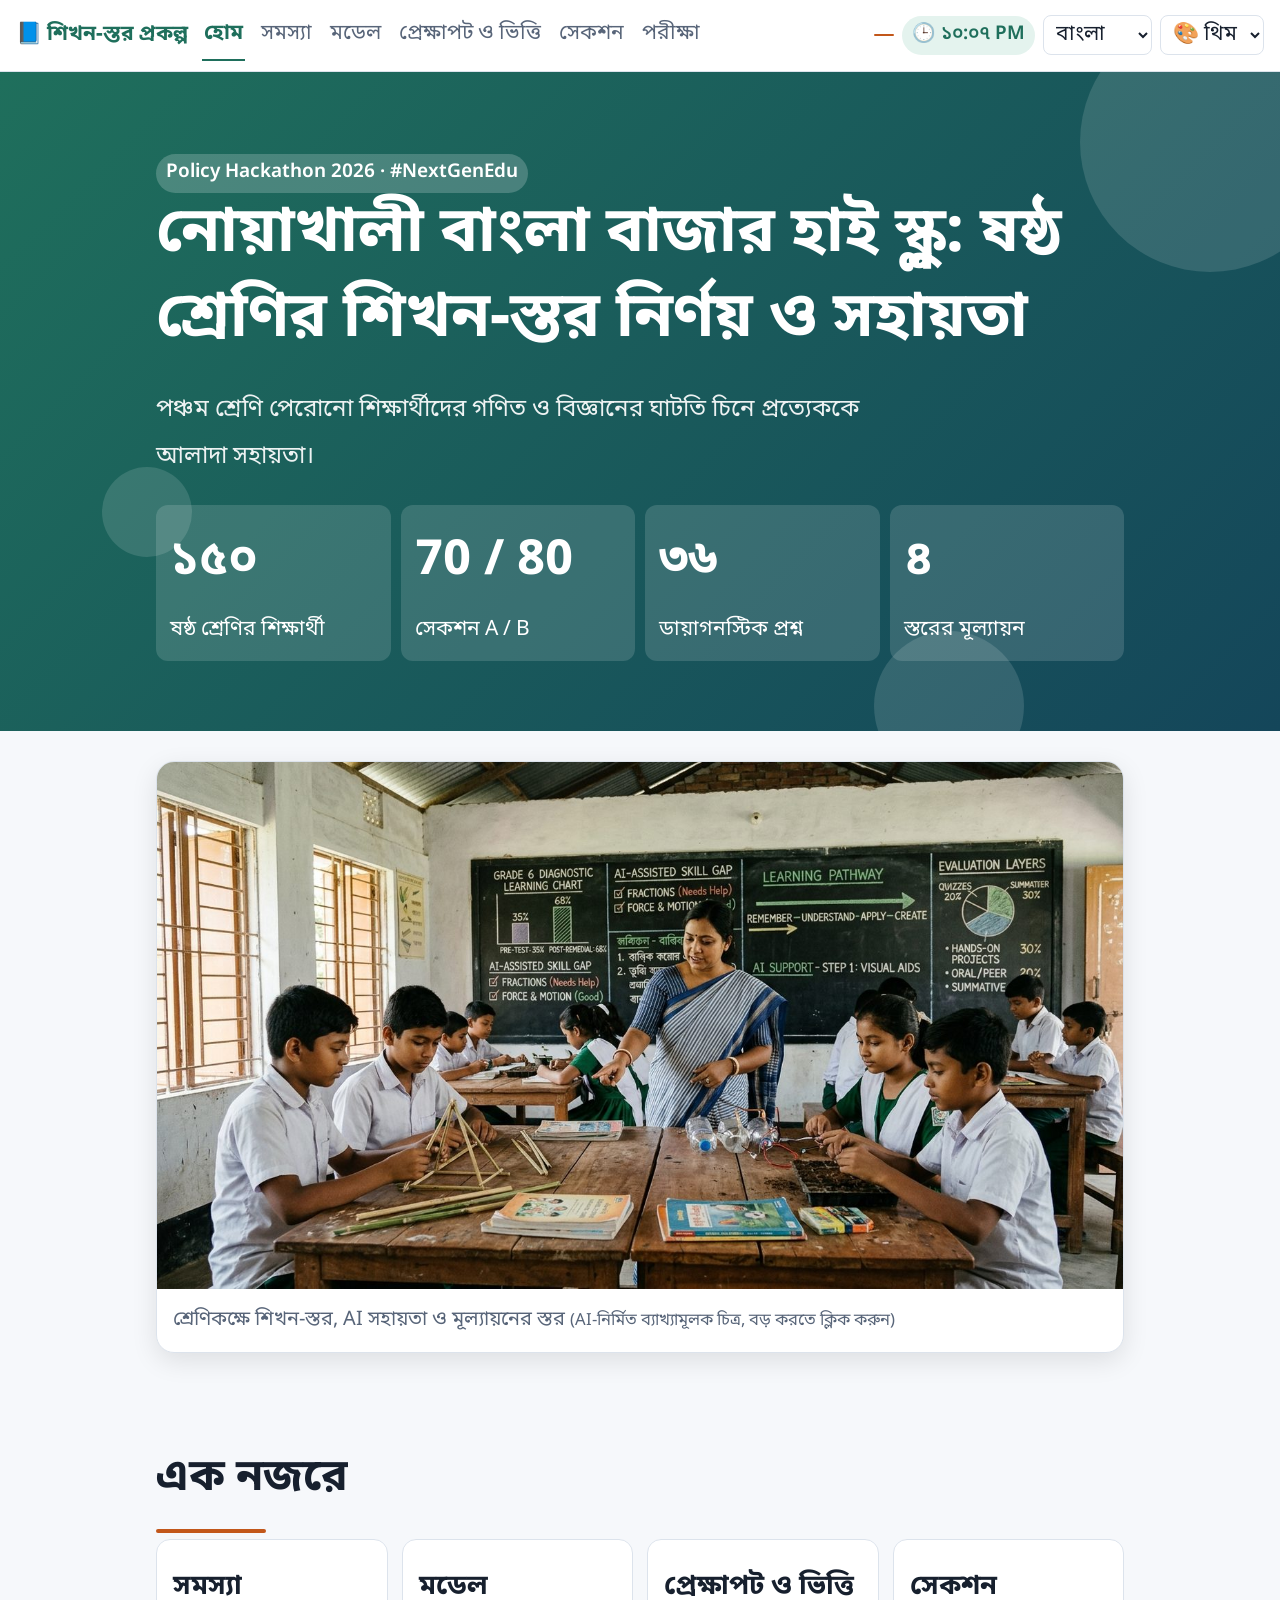
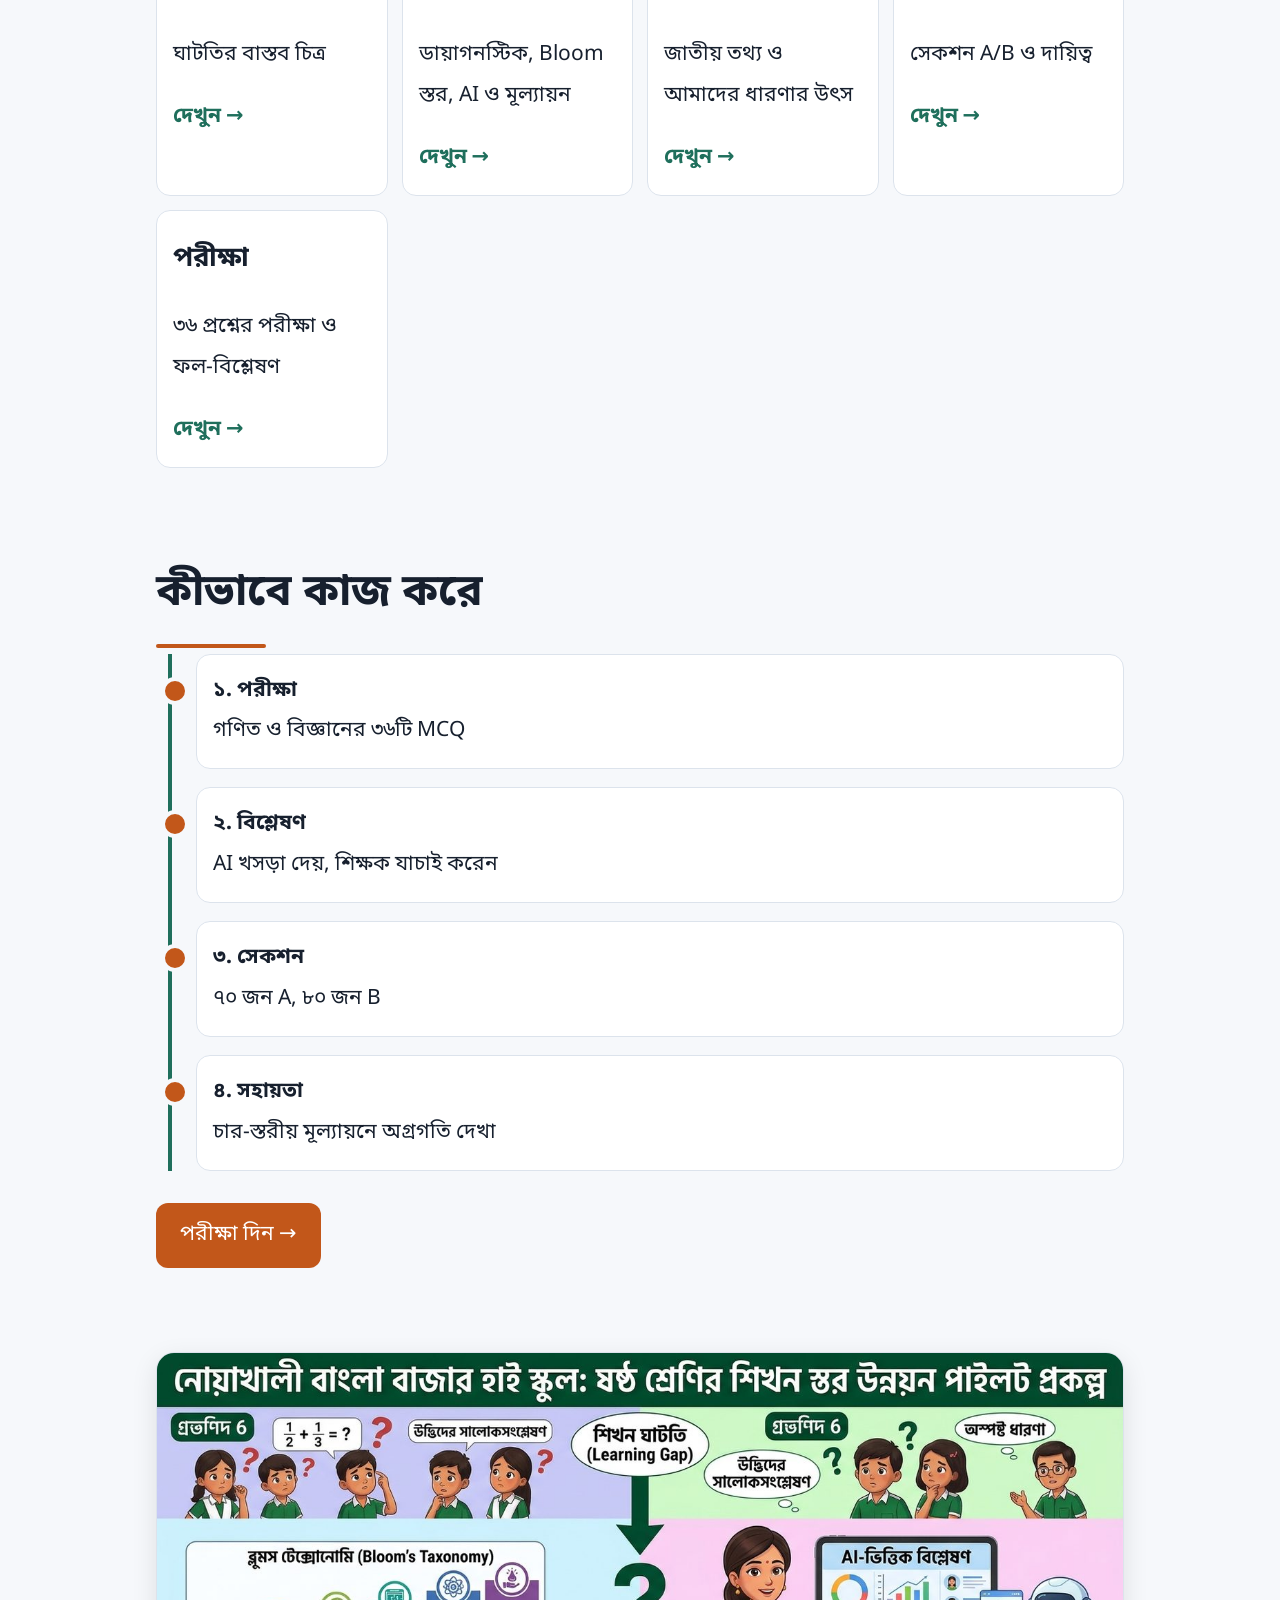
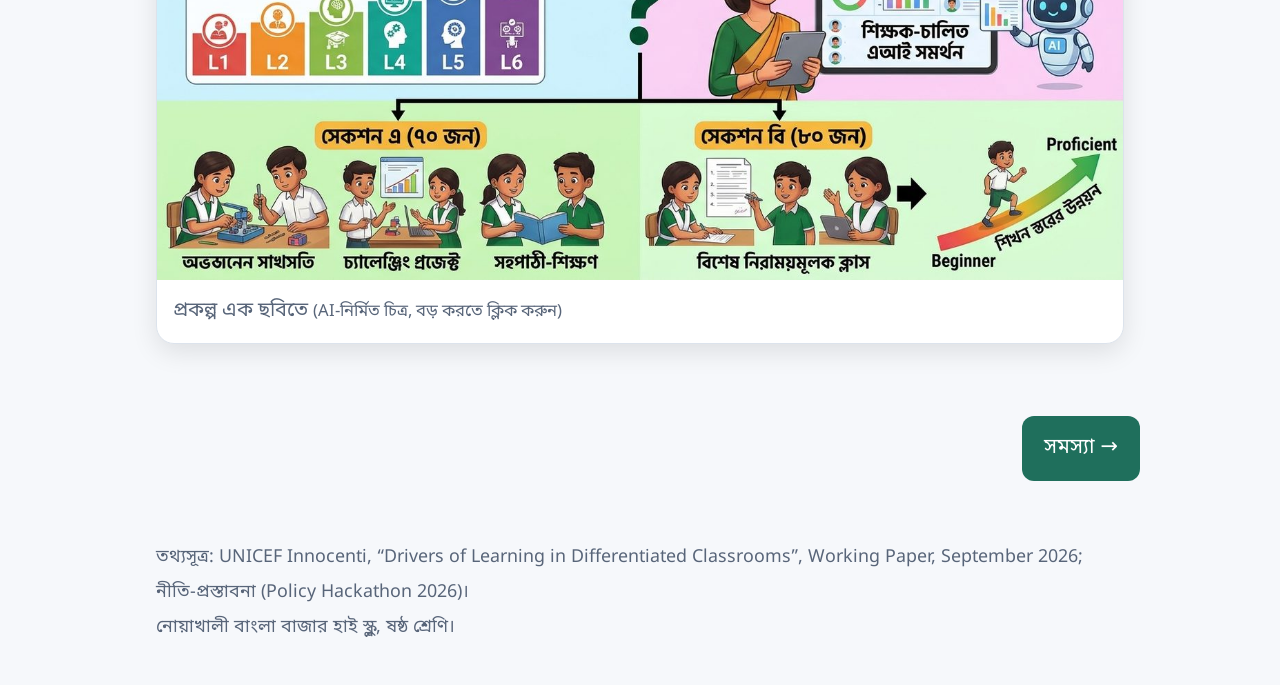
<file: index.html>
<!doctype html><html lang="bn"><head><meta charset="utf-8"><meta name="viewport" content="width=device-width,initial-scale=1,viewport-fit=cover"><title>Learning-Level Project</title>
<link href="https://fonts.googleapis.com/css2?family=Noto+Sans+Bengali:wght@400;600;700&family=Noto+Sans+Devanagari:wght@400;600;700&display=swap" rel="stylesheet"><link rel="stylesheet" href="style.css"></head><body data-pk="n_home">
<nav><b>📘 <span data-t="brand"></span></b><a href="index.html" class="on" data-t="n_home"></a><a href="problem.html" class="" data-t="n_prob"></a><a href="model.html" class="" data-t="n_model"></a><a href="evidence.html" class="" data-t="n_ctx"></a><a href="sections.html" class="" data-t="n_sec"></a><a href="exam.html" class="" data-t="n_exam"></a><span style="margin-left:auto;display:flex;gap:8px;align-items:center"><span id="nt" class="tag" style="background:var(--ac);color:#fff"></span><span id="clk" class="tag"></span>

  <select id="lg" aria-label="Language"> <option value="bn">বাংলা</option><option value="en">English</option><option value="hi">हिन्दी</option></select>

  
<select id="th" aria-label="Theme">
   
  <option value="auto">🎨 থিম </option>
                <option value="light">হালকা</option> 
                <option value="dark">ডার্ক</option>
                <option value="ocean">সাগর</option>
                <option value="forest">বন</option>
                <option value="sunset">সূর্যাস্ত</option>
                <option value="rose">গোলাপ</option>
                <option value="midnight">মধ্যরাত</option>

</select></span></nav> 

  
  <header class="hero "><i class="blob b1"></i><i class="blob b2"></i><i class="blob b3"></i><div class="w"><span class="tag" style="background:rgba(255,255,255,.2);color:#fff">Policy Hackathon 2026 · #NextGenEdu</span><h1 data-t="h_t"></h1><p data-t="h_s"></p><div class="st rv"><div><b data-n="150"></b><span data-t="st1"></span></div><div><b>70 / 80</b><span data-t="st2"></span></div><div><b data-n="36"></b><span data-t="st3"></span></div><div><b data-n="4"></b><span data-t="st4"></span></div></div></div></header>
<main>
  <section class="">
    
    <div class="w"> <figure class="fig rv"><img src="img/banner.jpg" width="1400" height="764" loading="lazy"
                        alt="গ্রামীণ শ্রেণিকক্ষে শিক্ষক ও শিক্ষার্থী">
                    <figcaption>শ্রেণিকক্ষে শিখন-স্তর, AI সহায়তা ও মূল্যায়নের স্তর <small>(AI-নির্মিত ব্যাখ্যামূলক
                            চিত্র, বড় করতে ক্লিক করুন)</small></figcaption>
                </figure>
    
    </div></section><section class=""><div class="w"><h2 class="rv" data-t="h_g"></h2><div class="g"><a class="c lk rv d0" href="problem.html"><h3 data-t="n_prob"></h3><p data-t="d_prob"></p><span data-t="see"></span></a><a class="c lk rv d1" href="model.html"><h3 data-t="n_model"></h3><p data-t="d_model"></p><span data-t="see"></span></a><a class="c lk rv d2" href="evidence.html"><h3 data-t="n_ctx"></h3><p data-t="d_ctx"></p><span data-t="see"></span></a><a class="c lk rv d3" href="sections.html"><h3 data-t="n_sec"></h3><p data-t="d_sec"></p><span data-t="see"></span></a><a class="c lk rv d0" href="exam.html"><h3 data-t="n_exam"></h3><p data-t="d_exam"></p><span data-t="see"></span></a></div></div></section><section class=""><div class="w"><h2 class="rv" data-t="h_h"></h2><div class="tl"><div class="c rv" data-t="s1"></div><div class="c rv" data-t="s2"></div><div class="c rv" data-t="s3"></div><div class="c rv" data-t="s4"></div></div><a class="cta" href="exam.html" data-t="cta"></a></div></section><section class=""><div class="w"><figure class="fig rv"><img src="img/overview.jpg" loading="lazy" alt=""><figcaption><span data-t="cap_overview"></span> <small data-t="zoom"></small></figcaption></figure></div></section></main><div class="w nx"><span></span><a href="problem.html"><span data-t="n_prob"></span> →</a></div>
  <footer>
        <div class="w">তথ্যসূত্র: UNICEF Innocenti, “Drivers of Learning in Differentiated Classrooms”, Working Paper,
            September 2026; নীতি-প্রস্তাবনা (Policy Hackathon 2026)।<br>নোয়াখালী বাংলা বাজার হাই স্কুল, ষষ্ঠ শ্রেণি।
        </div>
    </footer>
  
  <script src="i18n.js"></script><script src="app.js"></script></body></html>
</file>
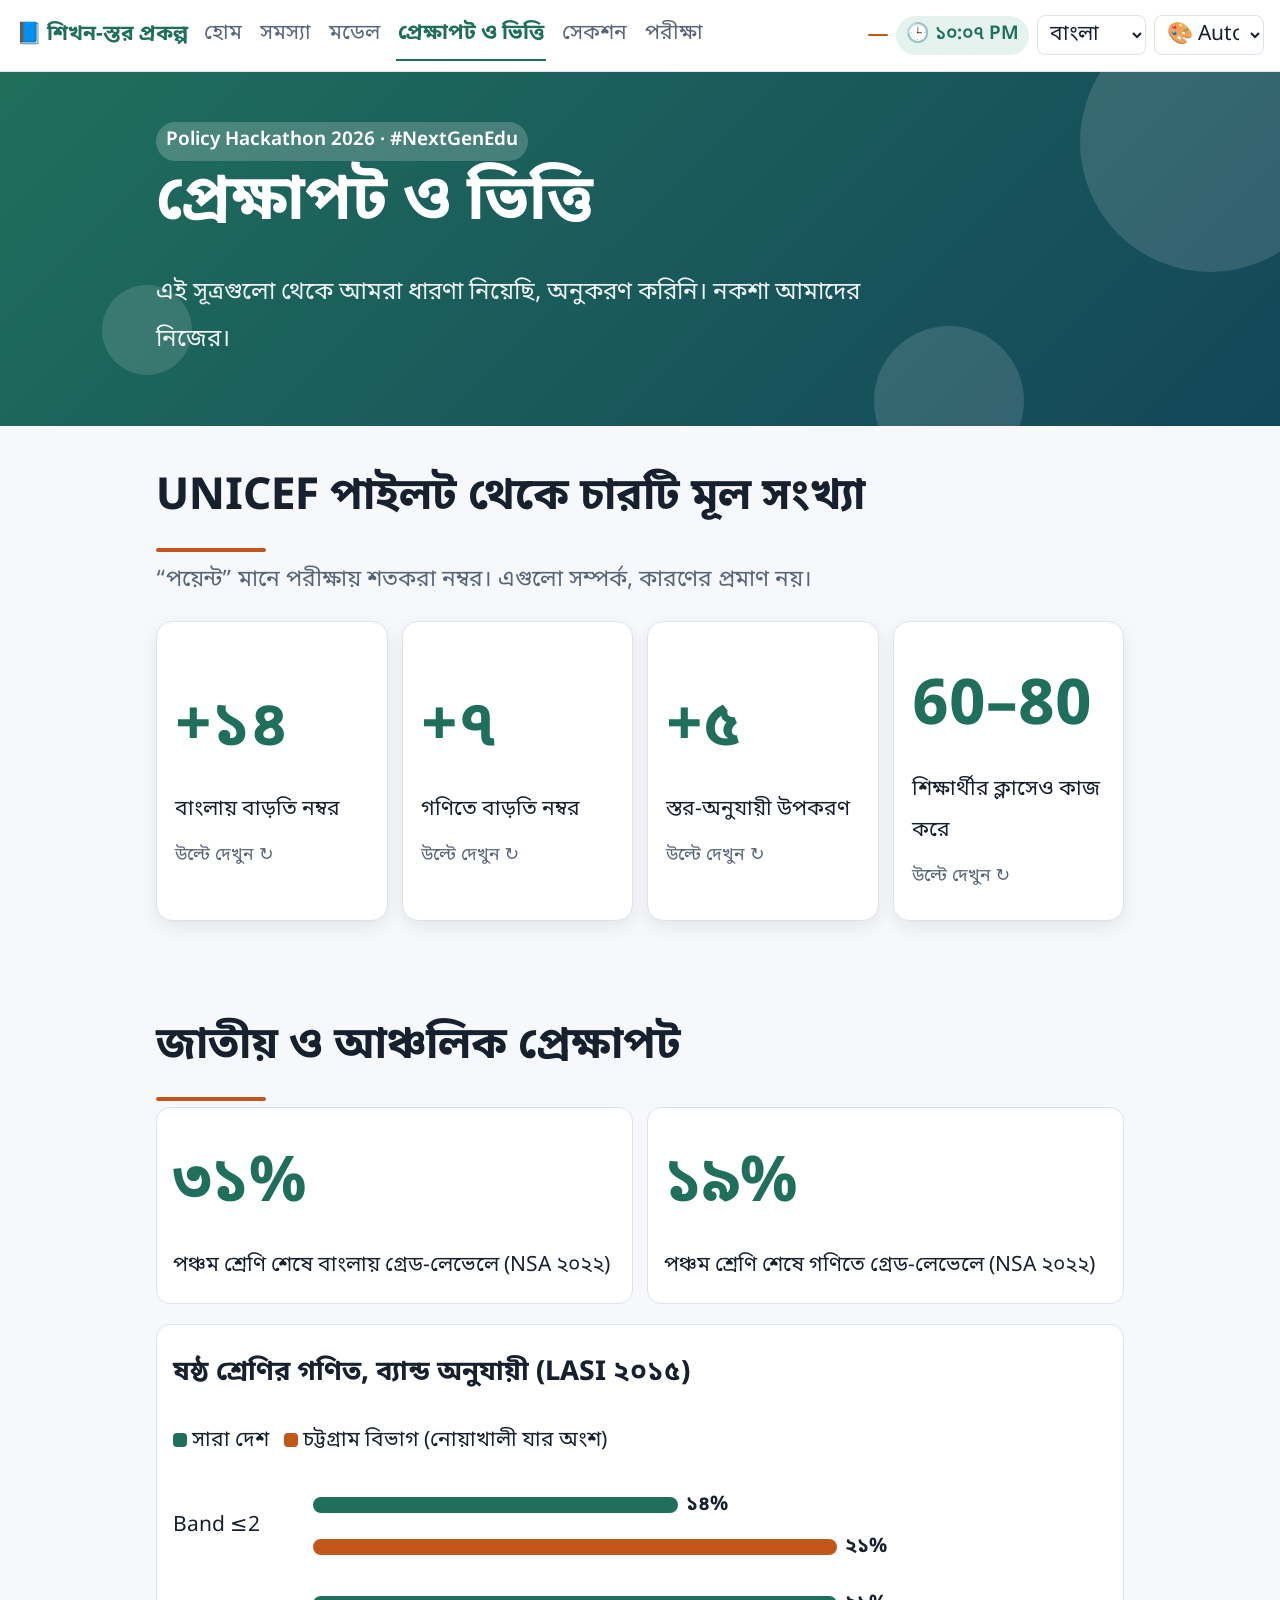
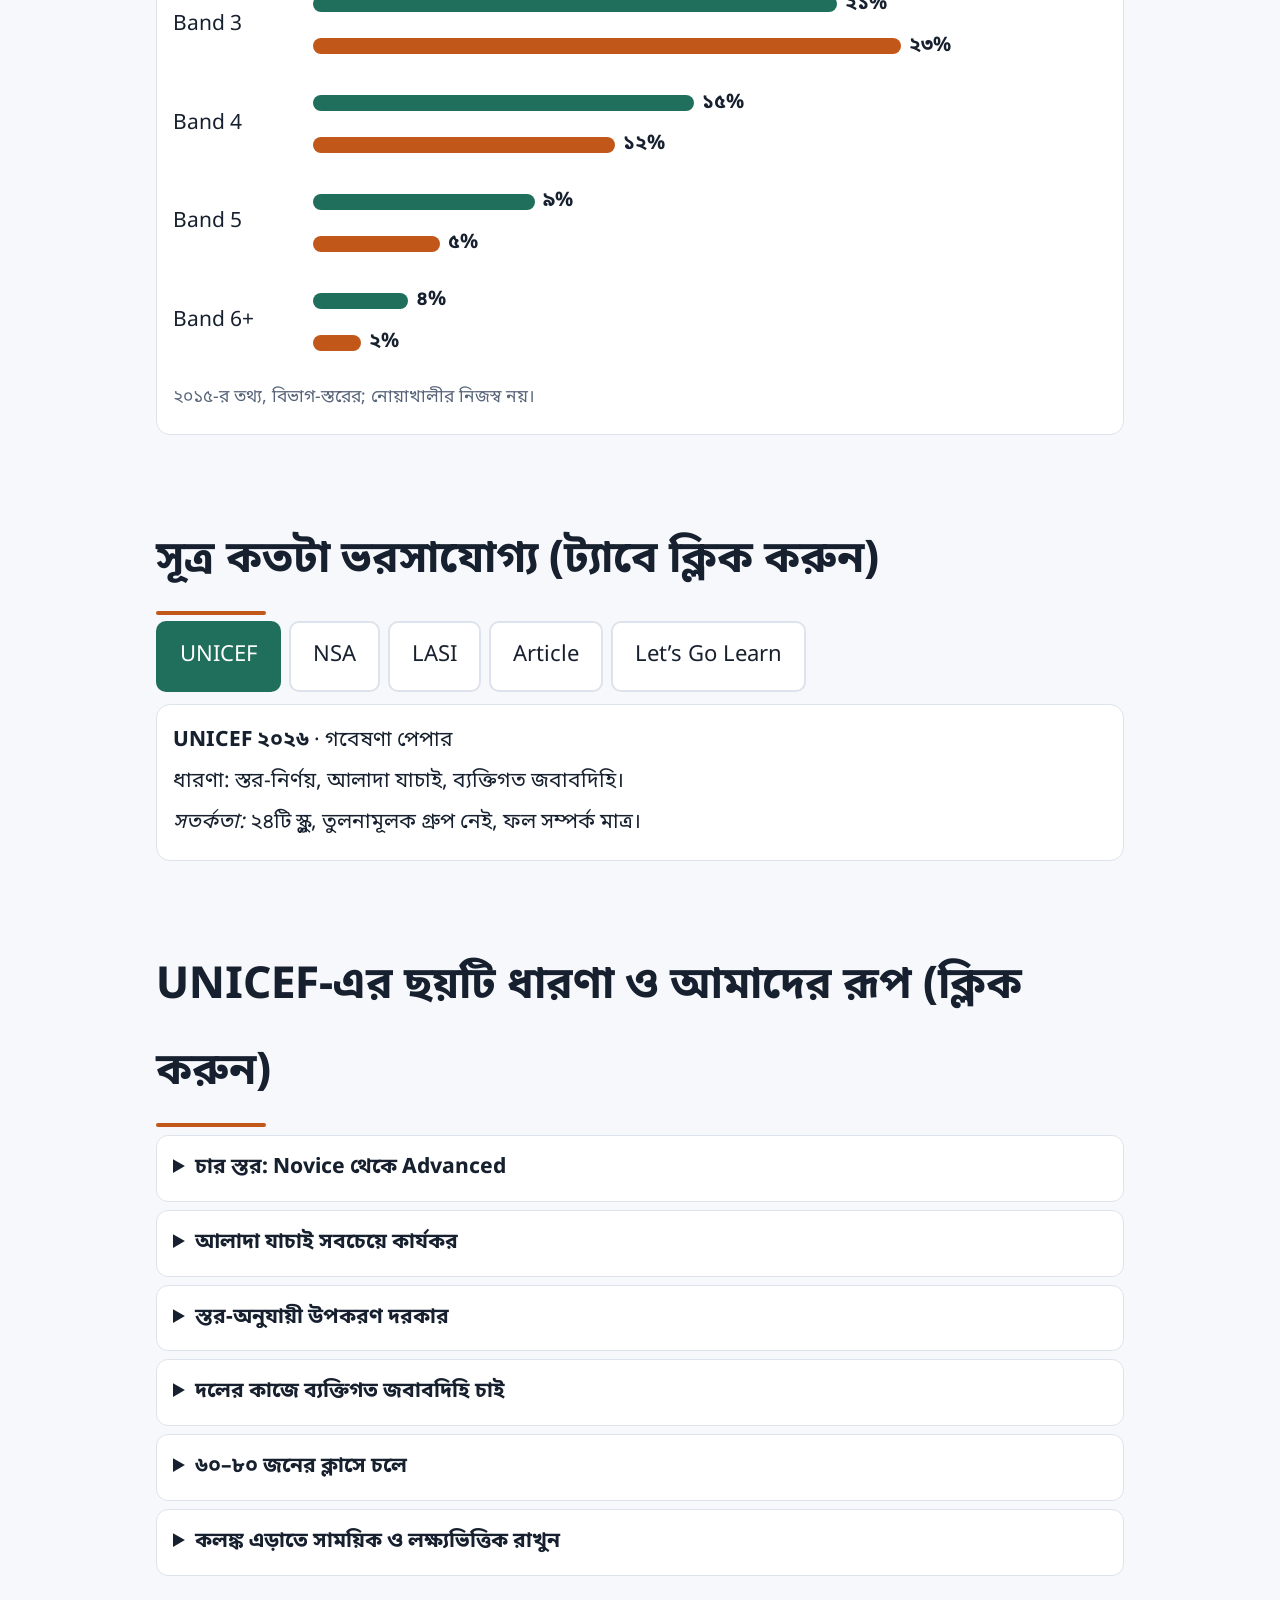
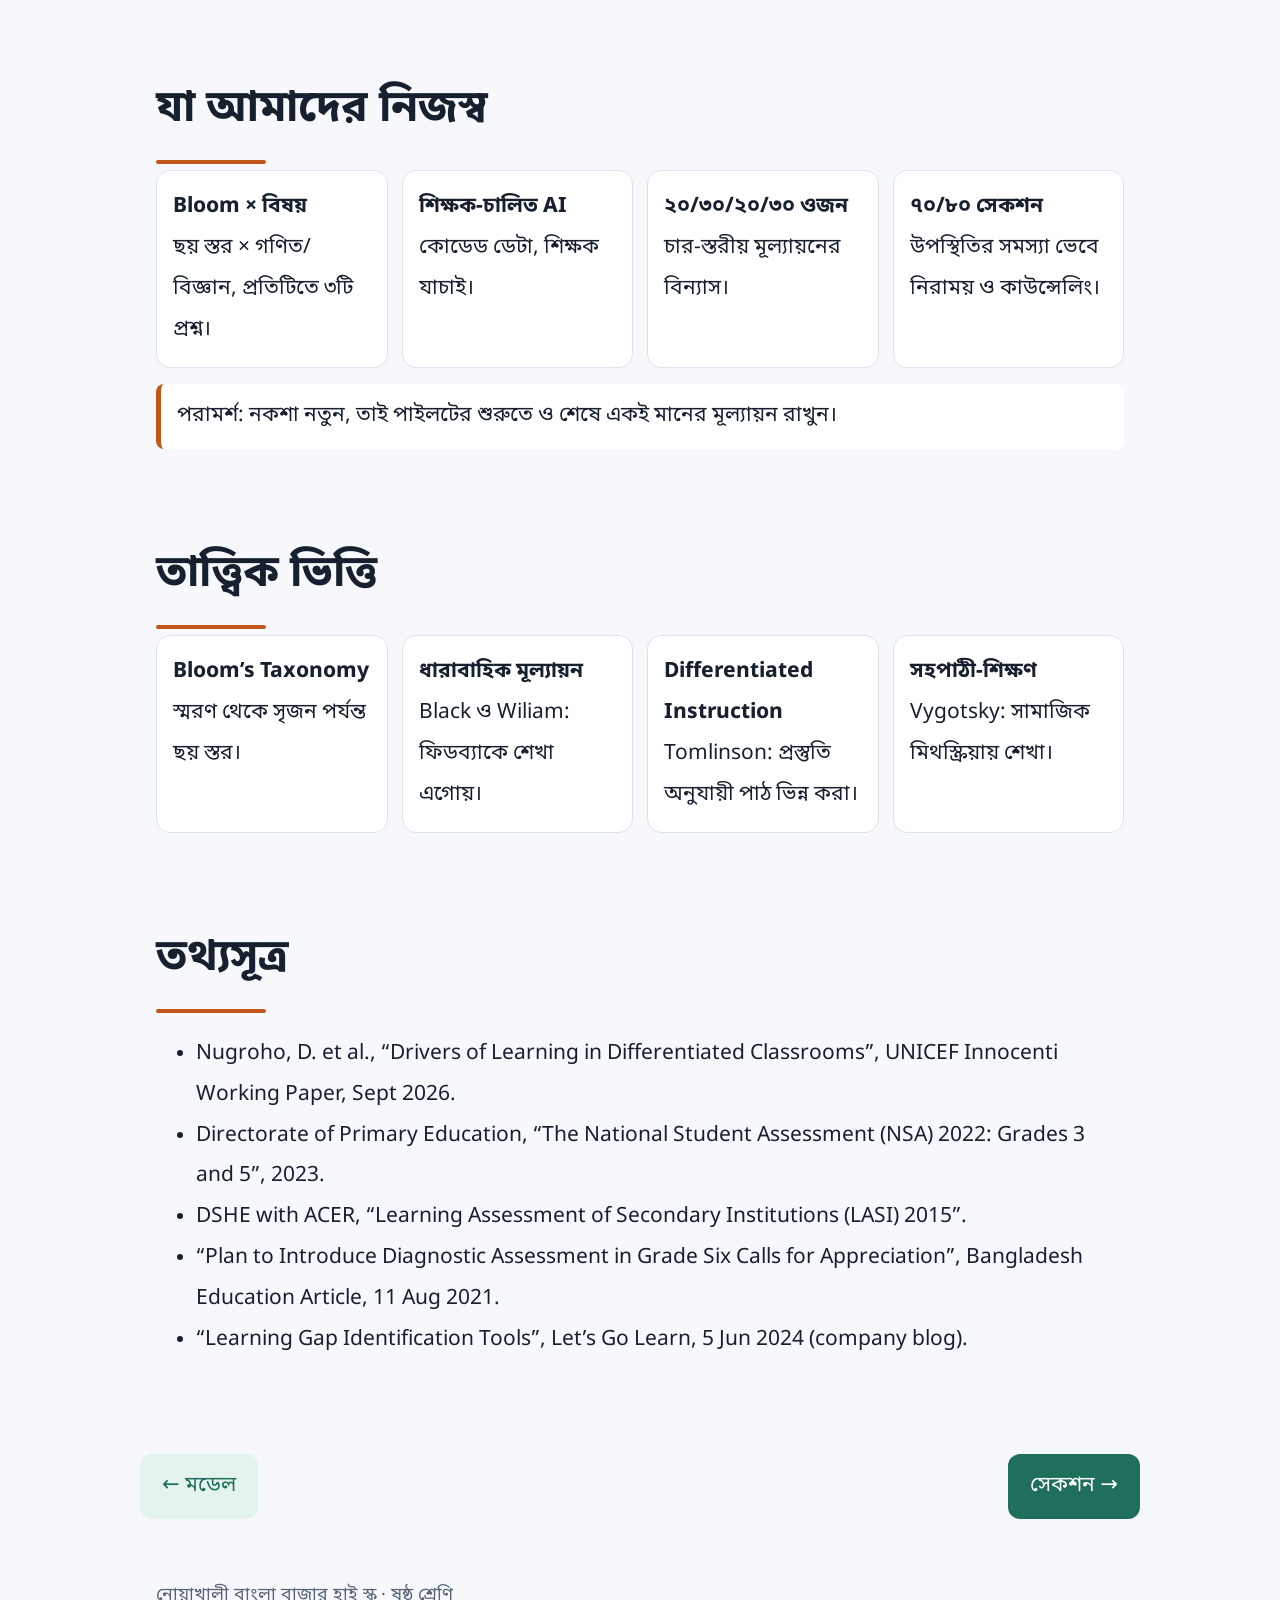
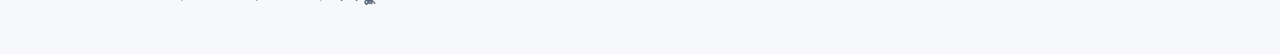
<file: evidence.html>
<!doctype html><html lang="bn"><head><meta charset="utf-8"><meta name="viewport" content="width=device-width,initial-scale=1,viewport-fit=cover"><title>Learning-Level Project</title>
<link href="https://fonts.googleapis.com/css2?family=Noto+Sans+Bengali:wght@400;600;700&family=Noto+Sans+Devanagari:wght@400;600;700&display=swap" rel="stylesheet"><link rel="stylesheet" href="style.css"></head><body data-pk="n_ctx">
<nav><b>📘 <span data-t="brand"></span></b><a href="index.html" class="" data-t="n_home"></a><a href="problem.html" class="" data-t="n_prob"></a><a href="model.html" class="" data-t="n_model"></a><a href="evidence.html" class="on" data-t="n_ctx"></a><a href="sections.html" class="" data-t="n_sec"></a><a href="exam.html" class="" data-t="n_exam"></a><span style="margin-left:auto;display:flex;gap:8px;align-items:center"><span id="nt" class="tag" style="background:var(--ac);color:#fff"></span><span id="clk" class="tag"></span>
<select id="lg" aria-label="Language"><option value="bn">বাংলা</option><option value="en">English</option><option value="hi">हिन्दी</option></select>
<select id="th" aria-label="Theme"><option value="auto">🎨 Auto</option><option value="light">☀️</option><option value="dark">🌙</option><option value="ocean">🌊</option><option value="forest">🌲</option><option value="sunset">🌅</option><option value="rose">🌸</option><option value="midnight">🌌</option></select></span></nav>
<header class="hero ph"><i class="blob b1"></i><i class="blob b2"></i><i class="blob b3"></i><div class="w"><span class="tag" style="background:rgba(255,255,255,.2);color:#fff">Policy Hackathon 2026 · #NextGenEdu</span><h1 data-t="e_t"></h1><p data-t="e_s"></p></div></header>
<main><section class=""><div class="w"><h2 class="rv" data-t="e_h1"></h2><p class="sub rv" data-t="e_pt"></p><div class="g"><div class="flip rv" tabindex="0"><div class="fi"><div class="ff"><b class="big" data-n="14" data-s="" data-p="+"></b><span data-t="fl1"></span><small class="hint" data-t="flip"></small></div><div class="fb2" data-t="fl1b"></div></div></div><div class="flip rv" tabindex="0"><div class="fi"><div class="ff"><b class="big" data-n="7" data-s="" data-p="+"></b><span data-t="fl2"></span><small class="hint" data-t="flip"></small></div><div class="fb2" data-t="fl2b"></div></div></div><div class="flip rv" tabindex="0"><div class="fi"><div class="ff"><b class="big" data-n="5" data-s="" data-p="+"></b><span data-t="fl3"></span><small class="hint" data-t="flip"></small></div><div class="fb2" data-t="fl3b"></div></div></div><div class="flip rv" tabindex="0"><div class="fi"><div class="ff"><b class="big">60–80</b><span data-t="fl4"></span><small class="hint" data-t="flip"></small></div><div class="fb2" data-t="fl4b"></div></div></div></div></div></section><section class="alt"><div class="w"><h2 class="rv" data-t="e_h2"></h2><div class="g"><div class="c rv"><b class="big" data-n="50" data-s="%"></b><br><span data-t="n1"></span></div><div class="c rv d1"><b class="big" data-n="30" data-s="%"></b><br><span data-t="n2"></span></div></div><div style="margin-top:20px"><div class="c cmp rv"><h3 data-t="ch_t"></h3><p><span class="lg a"></span> <span data-t="lg1"></span> &nbsp; <span class="lg b"></span> <span data-t="lg2"></span></p><div class="r2"><span>Band ≤2</span><div><div class="t"><div class="f a" style="--w:46%"></div><b data-n="23" data-s="%"></b></div><div class="t"><div class="f b" style="--w:66%"></div><b data-n="33" data-s="%"></b></div></div></div><div class="r2"><span>Band 3</span><div><div class="t"><div class="f a" style="--w:66%"></div><b data-n="33" data-s="%"></b></div><div class="t"><div class="f b" style="--w:74%"></div><b data-n="37" data-s="%"></b></div></div></div><div class="r2"><span>Band 4</span><div><div class="t"><div class="f a" style="--w:48%"></div><b data-n="24" data-s="%"></b></div><div class="t"><div class="f b" style="--w:38%"></div><b data-n="19" data-s="%"></b></div></div></div><div class="r2"><span>Band 5</span><div><div class="t"><div class="f a" style="--w:28%"></div><b data-n="14" data-s="%"></b></div><div class="t"><div class="f b" style="--w:16%"></div><b data-n="8" data-s="%"></b></div></div></div><div class="r2"><span>Band 6+</span><div><div class="t"><div class="f a" style="--w:12%"></div><b data-n="6" data-s="%"></b></div><div class="t"><div class="f b" style="--w:6%"></div><b data-n="3" data-s="%"></b></div></div></div><small data-t="ch_n"></small></div></div></div></section><section class=""><div class="w"><h2 class="rv" data-t="e_h3"></h2><div class="tabs rv"><div class="tbs"><button class="tb on" data-tab="tu">UNICEF</button><button class="tb " data-tab="tn">NSA</button><button class="tb " data-tab="tl">LASI</button><button class="tb " data-tab="ta">Article</button><button class="tb " data-tab="tv">Let’s Go Learn</button></div><div class="c tp on" id="tu" data-t="tu"></div><div class="c tp " id="tn" data-t="tn"></div><div class="c tp " id="tl" data-t="tl"></div><div class="c tp " id="ta" data-t="ta"></div><div class="c tp " id="tv" data-t="tv"></div></div></div></section><section class="alt"><div class="w"><h2 class="rv" data-t="e_h4"></h2><details class="acc rv" data-t="i1"></details><details class="acc rv" data-t="i2"></details><details class="acc rv" data-t="i3"></details><details class="acc rv" data-t="i4"></details><details class="acc rv" data-t="i5"></details><details class="acc rv" data-t="i6"></details></div></section><section class=""><div class="w"><h2 class="rv" data-t="e_h5"></h2><div class="g"><div class="c rv d0" data-t="o1"></div><div class="c rv d1" data-t="o2"></div><div class="c rv d2" data-t="o3"></div><div class="c rv d3" data-t="o4"></div></div><div class="warn rv" data-t="e_pil"></div></div></section><section class="alt"><div class="w"><h2 class="rv" data-t="e_h6"></h2><div class="g"><div class="c rv d0" data-t="th1"></div><div class="c rv d1" data-t="th2"></div><div class="c rv d2" data-t="th3"></div><div class="c rv d3" data-t="th4"></div></div></div></section><section class=""><div class="w"><h2 class="rv" data-t="e_ref"></h2><ul class="rv"><li>Nugroho, D. et al., “Drivers of Learning in Differentiated Classrooms”, UNICEF Innocenti Working Paper, Sept 2026.</li><li>Directorate of Primary Education, “The National Student Assessment (NSA) 2022: Grades 3 and 5”, 2023.</li><li>DSHE with ACER, “Learning Assessment of Secondary Institutions (LASI) 2015”.</li><li>“Plan to Introduce Diagnostic Assessment in Grade Six Calls for Appreciation”, Bangladesh Education Article, 11 Aug 2021.</li><li>“Learning Gap Identification Tools”, Let’s Go Learn, 5 Jun 2024 (company blog).</li></ul></div></section></main><div class="w nx"><a class="s" href="model.html">← <span data-t="n_model"></span></a><a href="sections.html"><span data-t="n_sec"></span> →</a></div>
<footer><div class="w" data-t="foot"></div></footer><script src="i18n.js"></script><script src="app.js"></script></body></html>
</file>
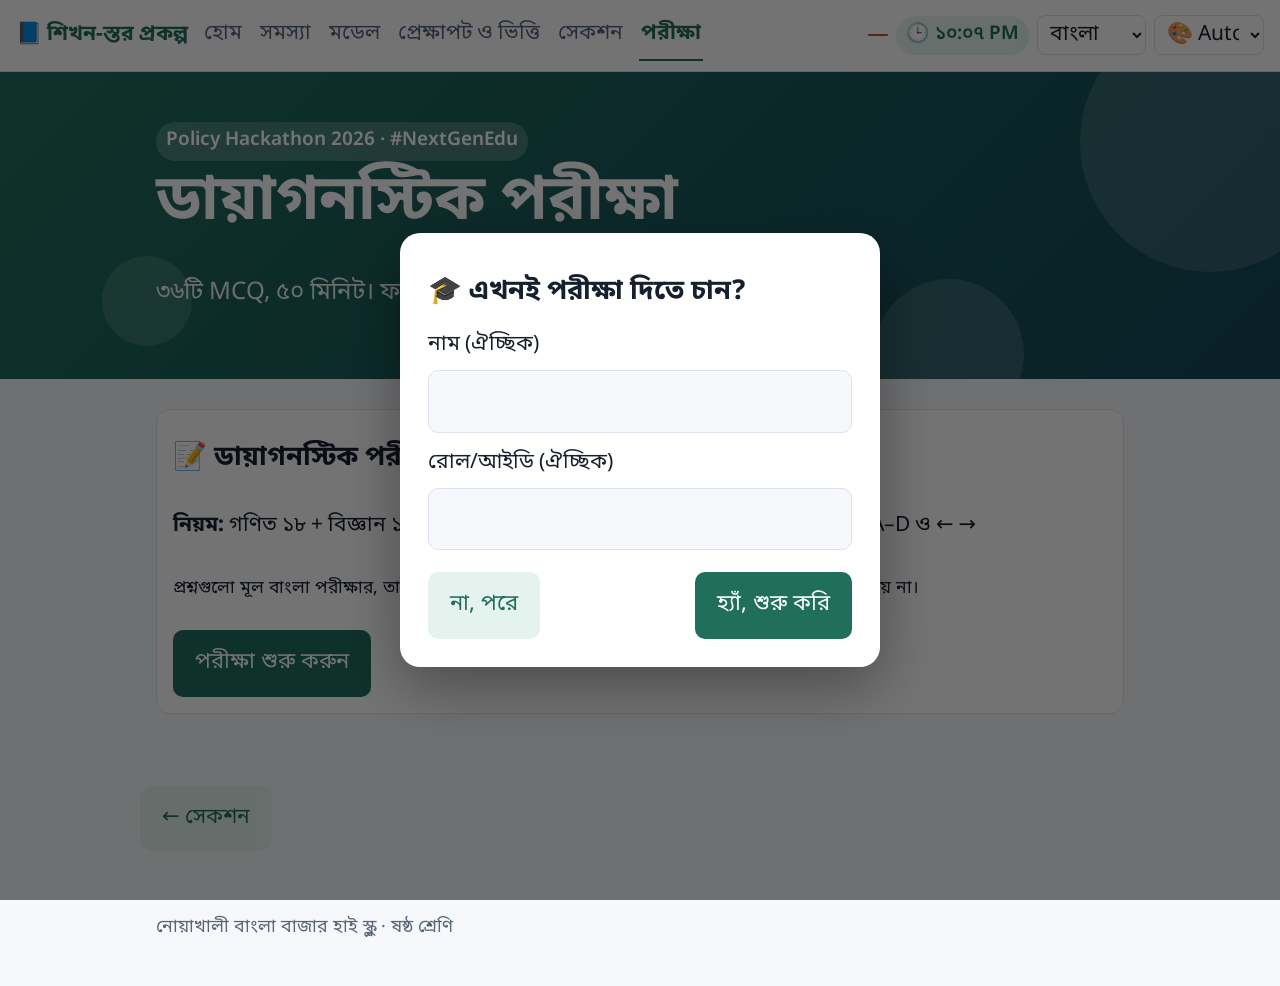
<file: exam.html>
<!doctype html><html lang="bn"><head><meta charset="utf-8"><meta name="viewport" content="width=device-width,initial-scale=1,viewport-fit=cover"><title>Learning-Level Project</title>
<link href="https://fonts.googleapis.com/css2?family=Noto+Sans+Bengali:wght@400;600;700&family=Noto+Sans+Devanagari:wght@400;600;700&display=swap" rel="stylesheet"><link rel="stylesheet" href="style.css"></head><body data-pk="n_exam">
<nav><b>📘 <span data-t="brand"></span></b><a href="index.html" class="" data-t="n_home"></a><a href="problem.html" class="" data-t="n_prob"></a><a href="model.html" class="" data-t="n_model"></a><a href="evidence.html" class="" data-t="n_ctx"></a><a href="sections.html" class="" data-t="n_sec"></a><a href="exam.html" class="on" data-t="n_exam"></a><span style="margin-left:auto;display:flex;gap:8px;align-items:center"><span id="nt" class="tag" style="background:var(--ac);color:#fff"></span><span id="clk" class="tag"></span>
<select id="lg" aria-label="Language"><option value="bn">বাংলা</option><option value="en">English</option><option value="hi">हिन्दी</option></select>
<select id="th" aria-label="Theme"><option value="auto">🎨 Auto</option><option value="light">☀️</option><option value="dark">🌙</option><option value="ocean">🌊</option><option value="forest">🌲</option><option value="sunset">🌅</option><option value="rose">🌸</option><option value="midnight">🌌</option></select></span></nav>
<header class="hero ph"><i class="blob b1"></i><i class="blob b2"></i><i class="blob b3"></i><div class="w"><span class="tag" style="background:rgba(255,255,255,.2);color:#fff">Policy Hackathon 2026 · #NextGenEdu</span><h1 data-t="x_t"></h1><p data-t="x_s"></p></div></header>
<main><section><div class="w"><div id="app"></div></div></section></main><div class="w nx"><a class="s" href="sections.html">← <span data-t="n_sec"></span></a></div>
<footer><div class="w" data-t="foot"></div></footer><script src="i18n.js"></script><script src="app.js"></script><script src="exam.js"></script></body></html>
</file>
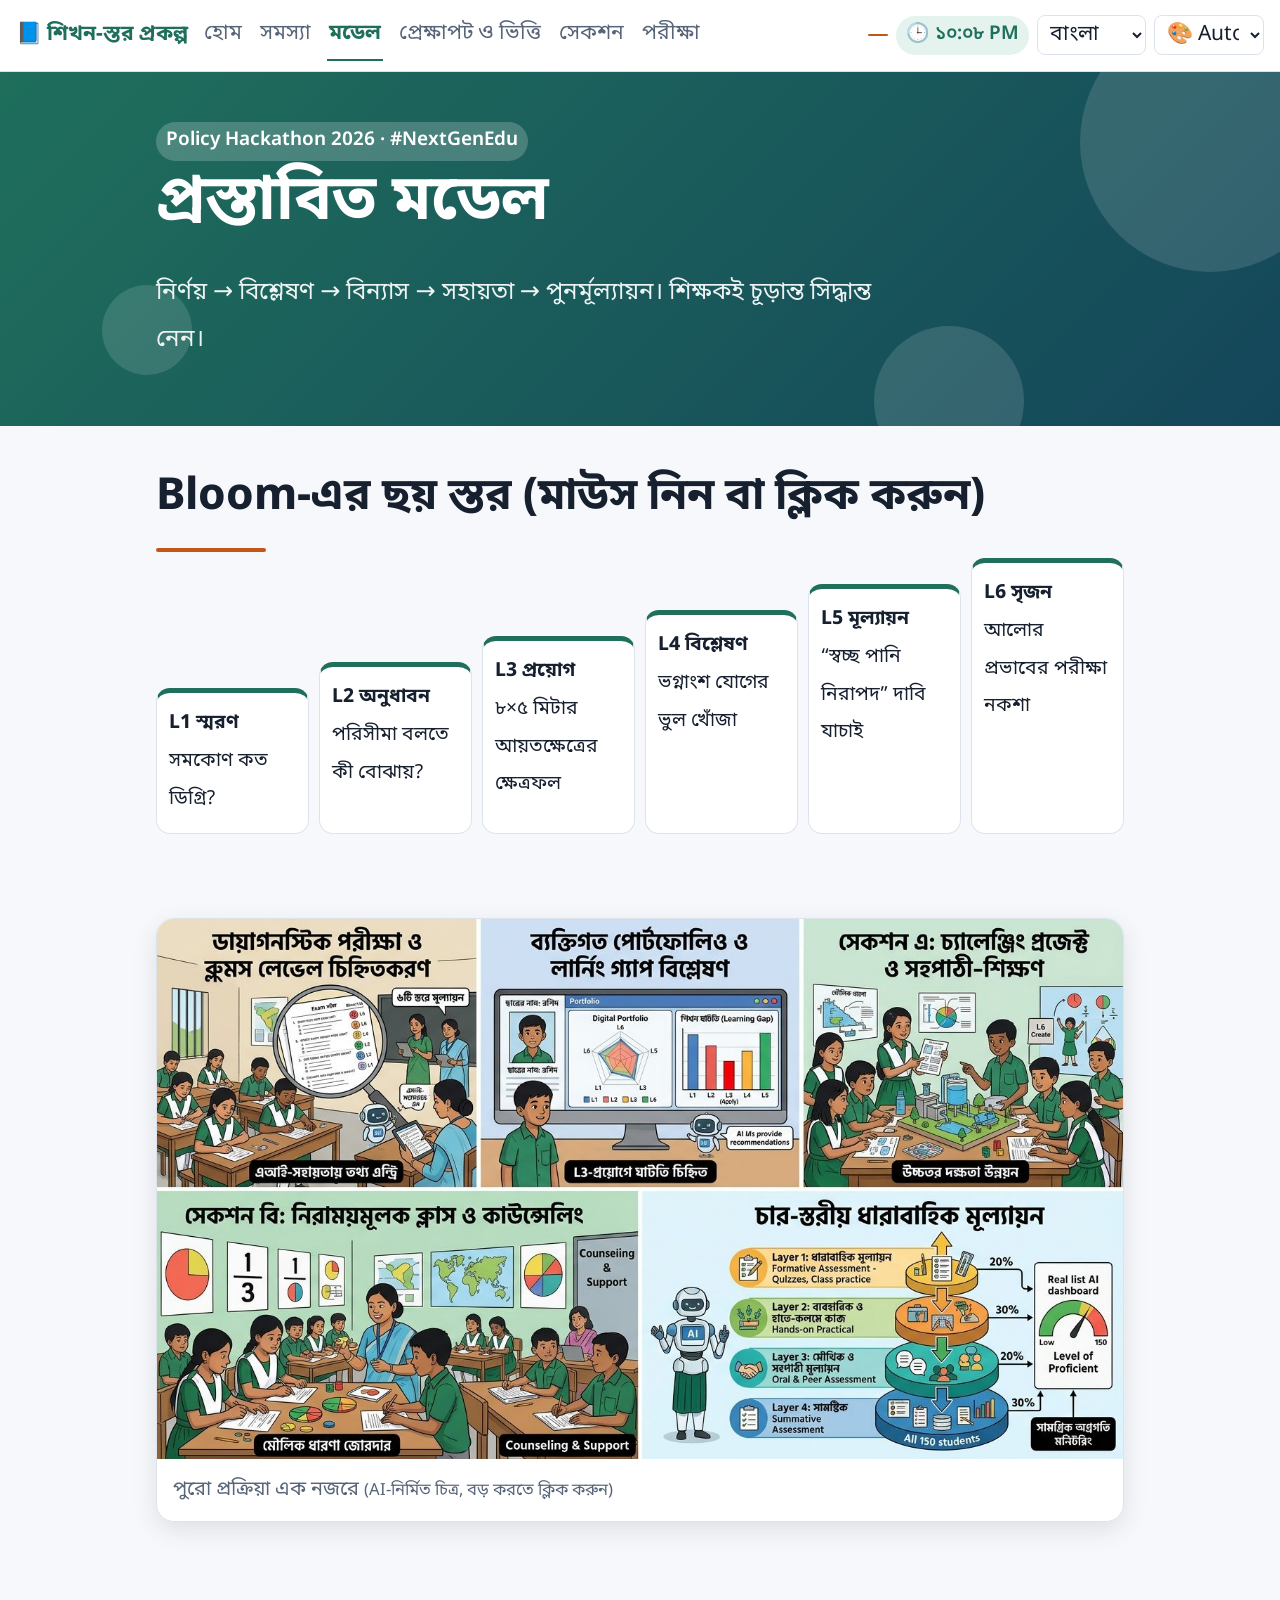
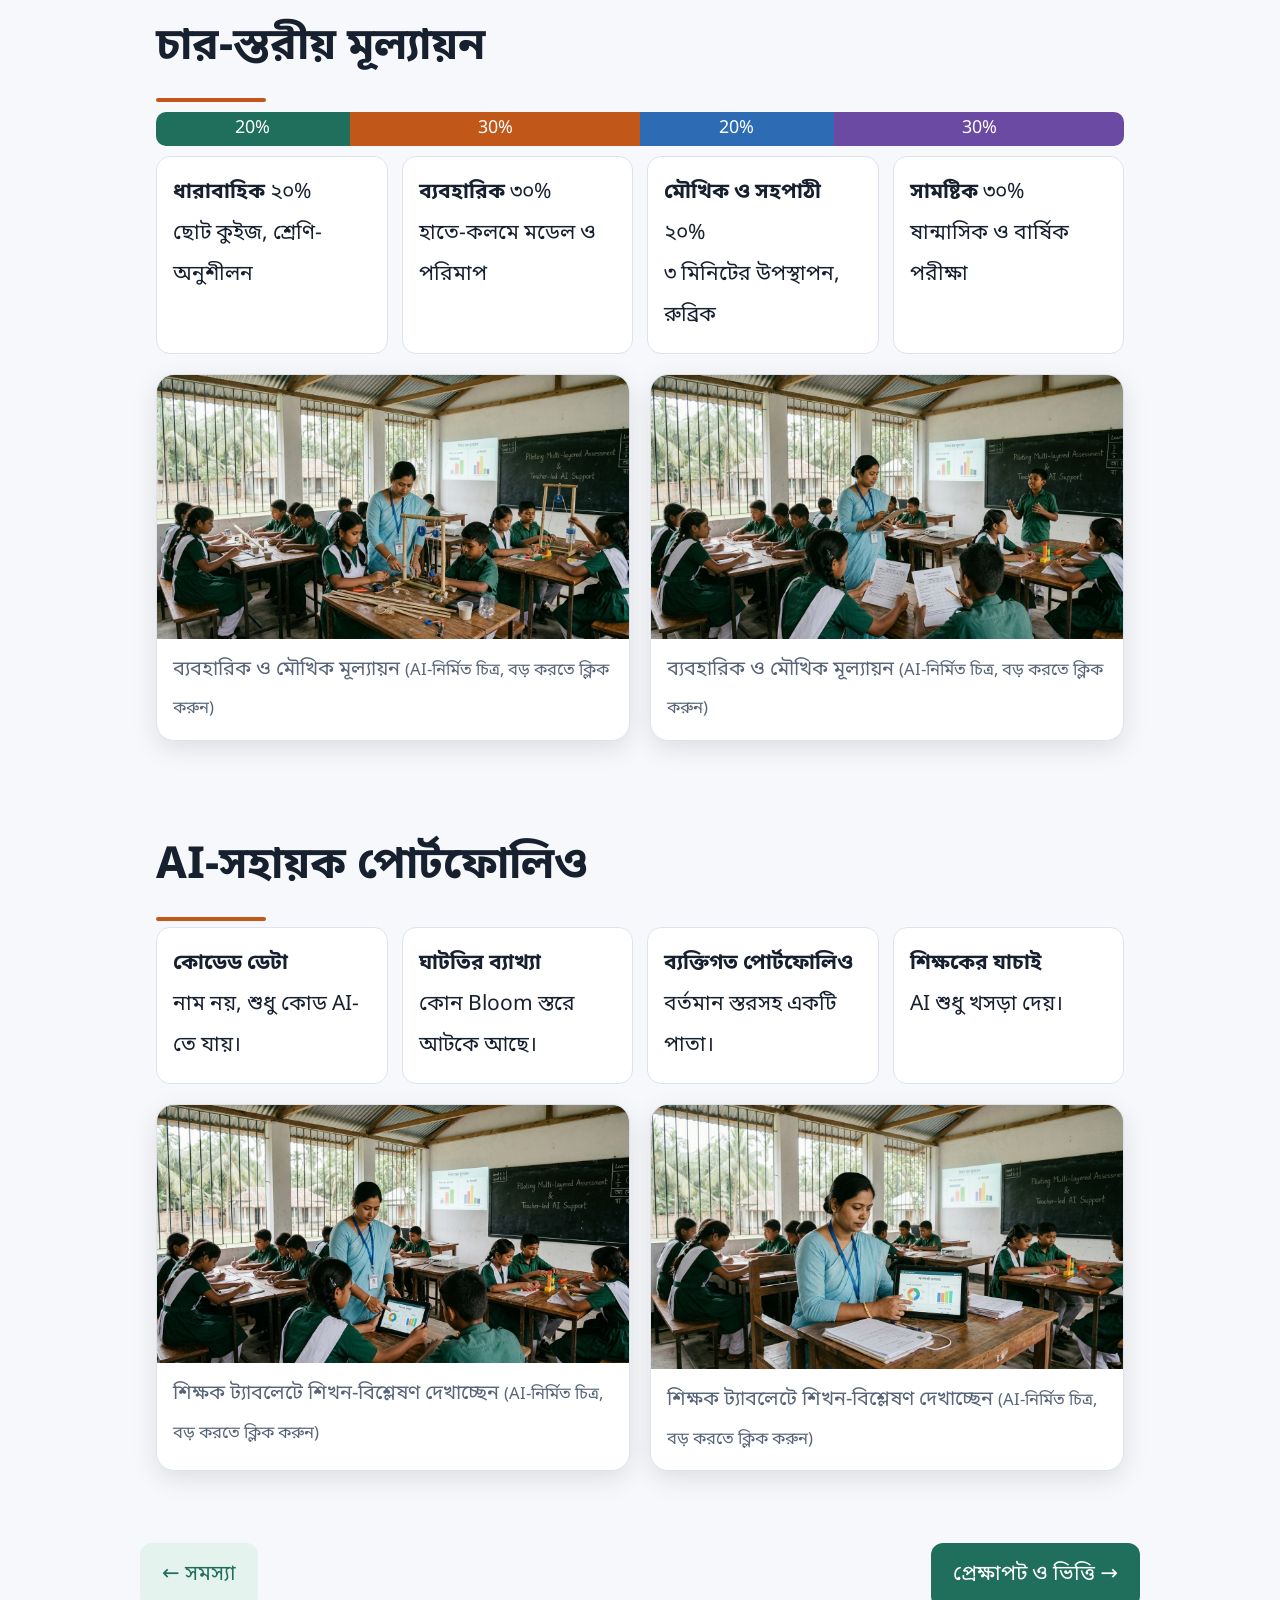
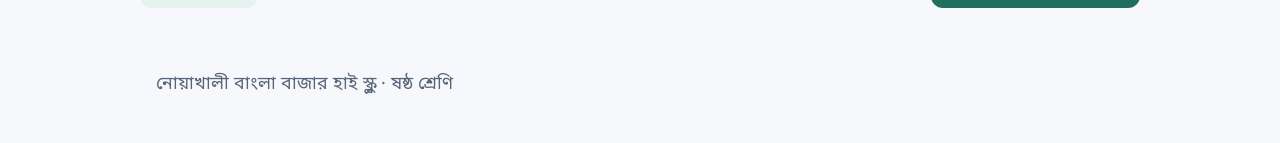
<file: model.html>
<!doctype html><html lang="bn"><head><meta charset="utf-8"><meta name="viewport" content="width=device-width,initial-scale=1,viewport-fit=cover"><title>Learning-Level Project</title>
<link href="https://fonts.googleapis.com/css2?family=Noto+Sans+Bengali:wght@400;600;700&family=Noto+Sans+Devanagari:wght@400;600;700&display=swap" rel="stylesheet"><link rel="stylesheet" href="style.css"></head><body data-pk="n_model">
<nav><b>📘 <span data-t="brand"></span></b><a href="index.html" class="" data-t="n_home"></a><a href="problem.html" class="" data-t="n_prob"></a><a href="model.html" class="on" data-t="n_model"></a><a href="evidence.html" class="" data-t="n_ctx"></a><a href="sections.html" class="" data-t="n_sec"></a><a href="exam.html" class="" data-t="n_exam"></a><span style="margin-left:auto;display:flex;gap:8px;align-items:center"><span id="nt" class="tag" style="background:var(--ac);color:#fff"></span><span id="clk" class="tag"></span>
<select id="lg" aria-label="Language"><option value="bn">বাংলা</option><option value="en">English</option><option value="hi">हिन्दी</option></select>
<select id="th" aria-label="Theme"><option value="auto">🎨 Auto</option><option value="light">☀️</option><option value="dark">🌙</option><option value="ocean">🌊</option><option value="forest">🌲</option><option value="sunset">🌅</option><option value="rose">🌸</option><option value="midnight">🌌</option></select></span></nav>
<header class="hero ph"><i class="blob b1"></i><i class="blob b2"></i><i class="blob b3"></i><div class="w"><span class="tag" style="background:rgba(255,255,255,.2);color:#fff">Policy Hackathon 2026 · #NextGenEdu</span><h1 data-t="m_t"></h1><p data-t="m_s"></p></div></header>
<main><section class=""><div class="w"><h2 class="rv" data-t="m_b"></h2><div class="lad rv"><div class="stp" style="--i:1" data-t="b1"></div><div class="stp" style="--i:2" data-t="b2"></div><div class="stp" style="--i:3" data-t="b3"></div><div class="stp" style="--i:4" data-t="b4"></div><div class="stp" style="--i:5" data-t="b5"></div><div class="stp" style="--i:6" data-t="b6"></div></div></div></section><section class=""><div class="w"><figure class="fig rv"><img src="img/process.jpg" loading="lazy" alt=""><figcaption><span data-t="cap_process"></span> <small data-t="zoom"></small></figcaption></figure></div></section><section class=""><div class="w"><h2 class="rv" data-t="m_l"></h2><div class="bar rv"><span style="width:20%;background:#1f6f5c">20%</span><span style="width:30%;background:#c2571a">30%</span><span style="width:20%;background:#2d6cb5">20%</span><span style="width:30%;background:#6b4aa3">30%</span></div><div class="g"><div class="c rv d0" data-t="l1"></div><div class="c rv d1" data-t="l2"></div><div class="c rv d2" data-t="l3"></div><div class="c rv d3" data-t="l4"></div></div><div class="gal" style="margin-top:20px"><figure class="fig rv"><img src="img/hands-on.jpg" loading="lazy" alt=""><figcaption><span data-t="cap_assess"></span> <small data-t="zoom"></small></figcaption></figure><figure class="fig rv"><img src="img/oral-peer.jpg" loading="lazy" alt=""><figcaption><span data-t="cap_assess"></span> <small data-t="zoom"></small></figcaption></figure></div></div></section><section class=""><div class="w"><h2 class="rv" data-t="m_a"></h2><div class="g"><div class="c rv d0" data-t="a1"></div><div class="c rv d1" data-t="a2"></div><div class="c rv d2" data-t="a3"></div><div class="c rv d3" data-t="a4"></div></div><div class="gal" style="margin-top:20px"><figure class="fig rv"><img src="img/ai-support.jpg" loading="lazy" alt=""><figcaption><span data-t="cap_ai"></span> <small data-t="zoom"></small></figcaption></figure><figure class="fig rv"><img src="img/ai-portfolio.jpg" loading="lazy" alt=""><figcaption><span data-t="cap_ai"></span> <small data-t="zoom"></small></figcaption></figure></div></div></section></main><div class="w nx"><a class="s" href="problem.html">← <span data-t="n_prob"></span></a><a href="evidence.html"><span data-t="n_ctx"></span> →</a></div>
<footer><div class="w" data-t="foot"></div></footer><script src="i18n.js"></script><script src="app.js"></script></body></html>
</file>
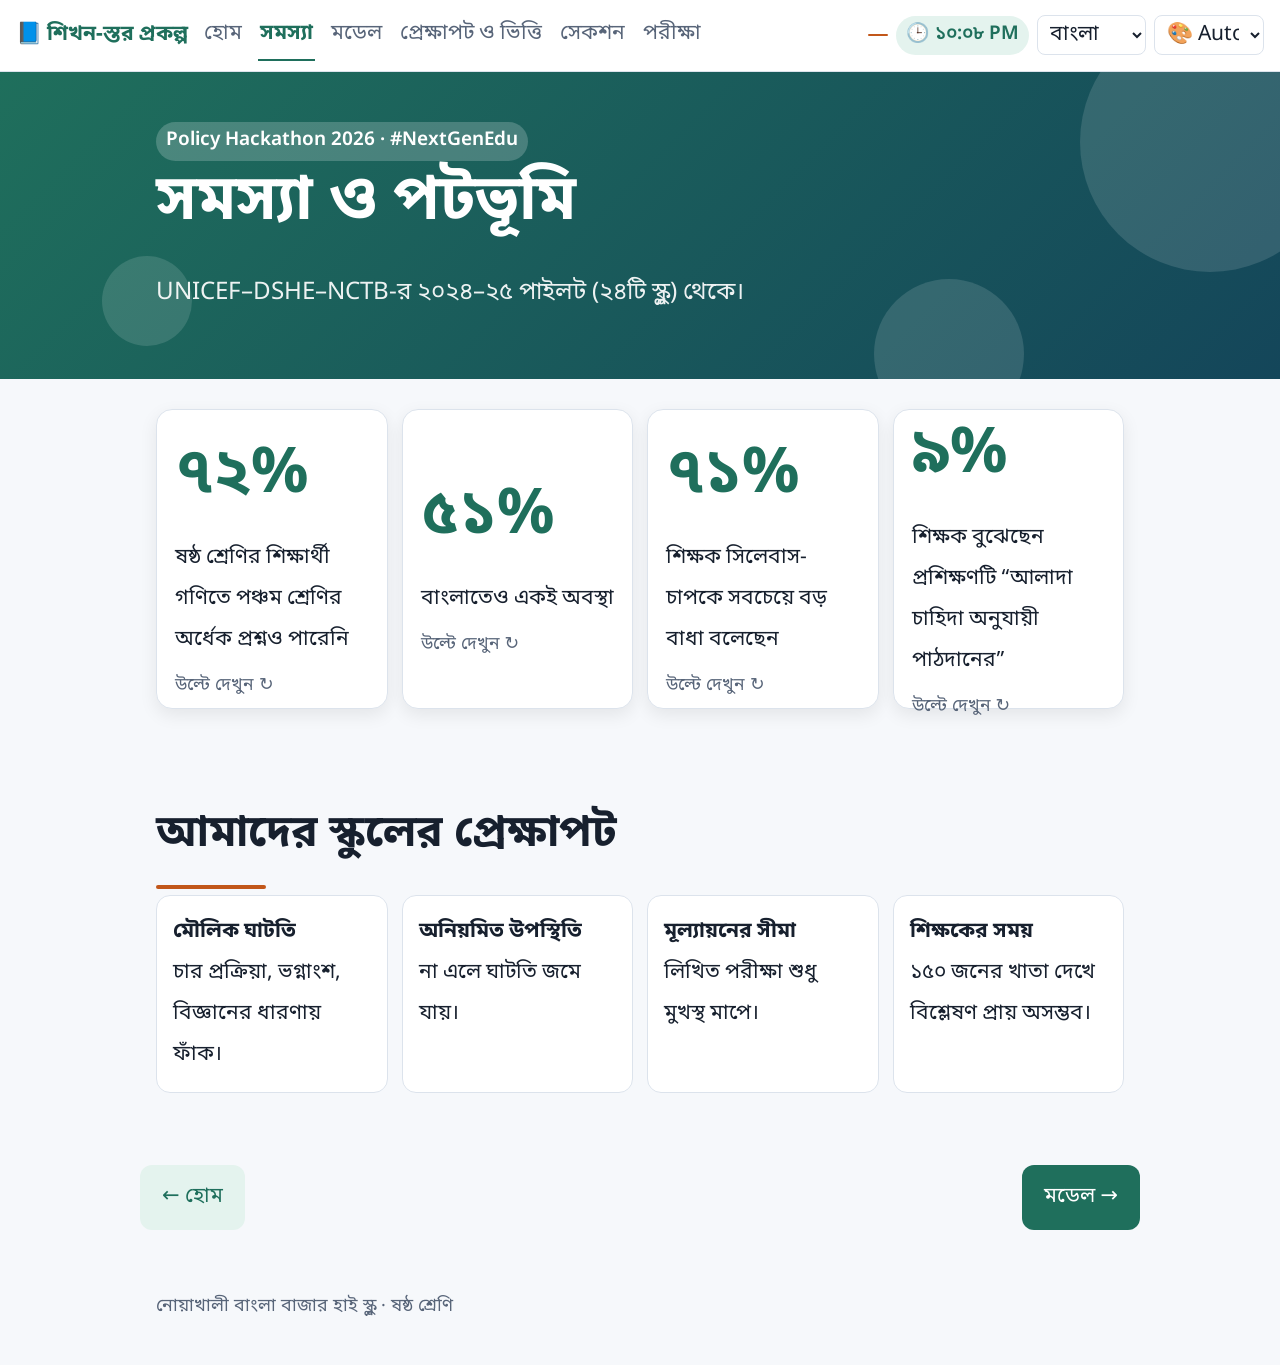
<file: problem.html>
<!doctype html><html lang="bn"><head><meta charset="utf-8"><meta name="viewport" content="width=device-width,initial-scale=1,viewport-fit=cover"><title>Learning-Level Project</title>
<link href="https://fonts.googleapis.com/css2?family=Noto+Sans+Bengali:wght@400;600;700&family=Noto+Sans+Devanagari:wght@400;600;700&display=swap" rel="stylesheet"><link rel="stylesheet" href="style.css"></head><body data-pk="n_prob">
<nav><b>📘 <span data-t="brand"></span></b><a href="index.html" class="" data-t="n_home"></a><a href="problem.html" class="on" data-t="n_prob"></a><a href="model.html" class="" data-t="n_model"></a><a href="evidence.html" class="" data-t="n_ctx"></a><a href="sections.html" class="" data-t="n_sec"></a><a href="exam.html" class="" data-t="n_exam"></a><span style="margin-left:auto;display:flex;gap:8px;align-items:center"><span id="nt" class="tag" style="background:var(--ac);color:#fff"></span><span id="clk" class="tag"></span>
<select id="lg" aria-label="Language"><option value="bn">বাংলা</option><option value="en">English</option><option value="hi">हिन्दी</option></select>
<select id="th" aria-label="Theme"><option value="auto">🎨 Auto</option><option value="light">☀️</option><option value="dark">🌙</option><option value="ocean">🌊</option><option value="forest">🌲</option><option value="sunset">🌅</option><option value="rose">🌸</option><option value="midnight">🌌</option></select></span></nav>
<header class="hero ph"><i class="blob b1"></i><i class="blob b2"></i><i class="blob b3"></i><div class="w"><span class="tag" style="background:rgba(255,255,255,.2);color:#fff">Policy Hackathon 2026 · #NextGenEdu</span><h1 data-t="p_t"></h1><p data-t="p_s"></p></div></header>
<main><section class=""><div class="w"><div class="g"><div class="flip rv" tabindex="0"><div class="fi"><div class="ff"><b class="big" data-n="91" data-s="%" data-p=""></b><span data-t="p1"></span><small class="hint" data-t="flip"></small></div><div class="fb2" data-t="p1b"></div></div></div><div class="flip rv" tabindex="0"><div class="fi"><div class="ff"><b class="big" data-n="65" data-s="%" data-p=""></b><span data-t="p2"></span><small class="hint" data-t="flip"></small></div><div class="fb2" data-t="p2b"></div></div></div><div class="flip rv" tabindex="0"><div class="fi"><div class="ff"><b class="big" data-n="90" data-s="%" data-p=""></b><span data-t="p3"></span><small class="hint" data-t="flip"></small></div><div class="fb2" data-t="p3b"></div></div></div><div class="flip rv" tabindex="0"><div class="fi"><div class="ff"><b class="big" data-n="11" data-s="%" data-p=""></b><span data-t="p4"></span><small class="hint" data-t="flip"></small></div><div class="fb2" data-t="p4b"></div></div></div></div></div></section><section class="alt"><div class="w"><h2 class="rv" data-t="c_h"></h2><div class="g"><div class="c rv d0" data-t="c1"></div><div class="c rv d1" data-t="c2"></div><div class="c rv d2" data-t="c3"></div><div class="c rv d3" data-t="c4"></div></div></div></section></main><div class="w nx"><a class="s" href="index.html">← <span data-t="n_home"></span></a><a href="model.html"><span data-t="n_model"></span> →</a></div>
<footer><div class="w" data-t="foot"></div></footer><script src="i18n.js"></script><script src="app.js"></script></body></html>
</file>
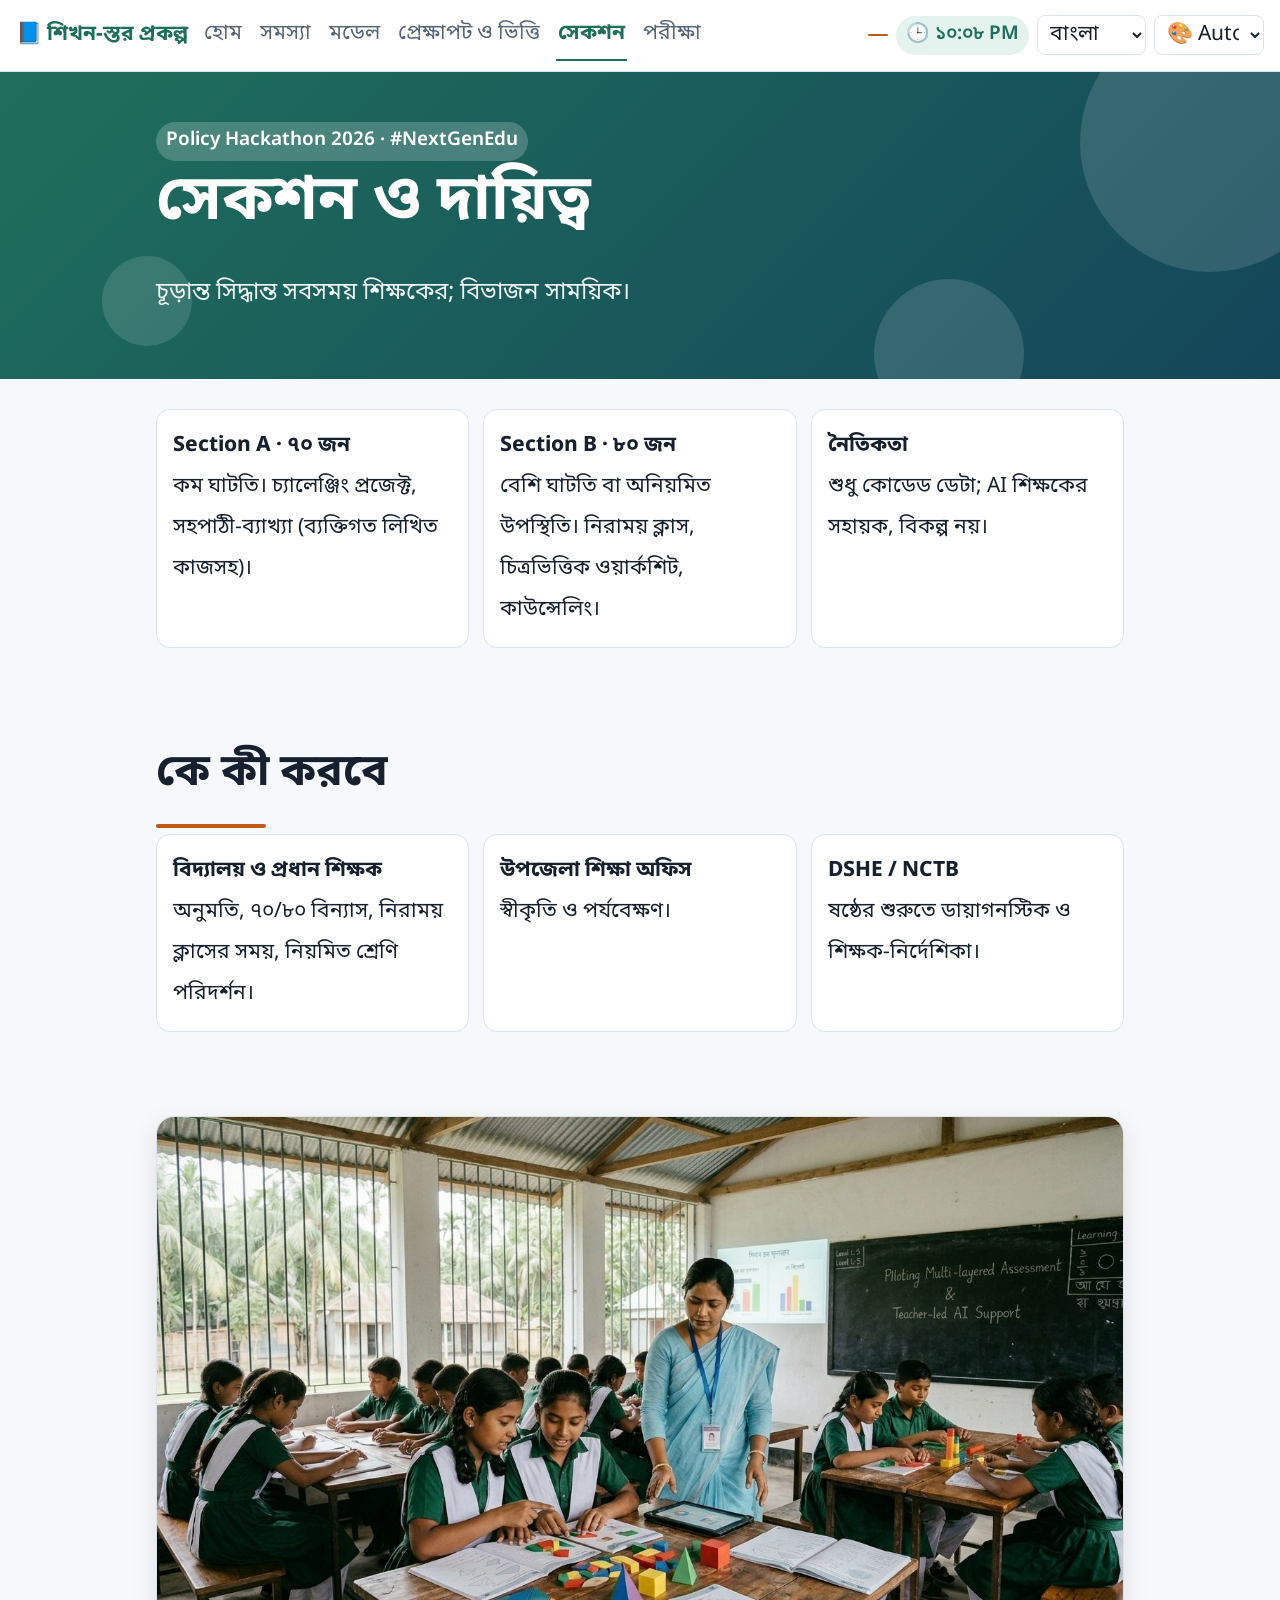
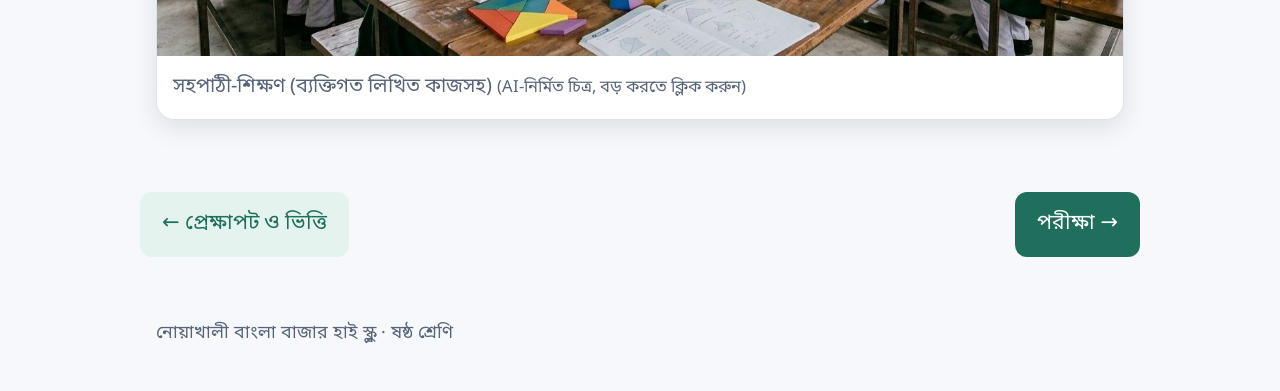
<file: sections.html>
<!doctype html><html lang="bn"><head><meta charset="utf-8"><meta name="viewport" content="width=device-width,initial-scale=1,viewport-fit=cover"><title>Learning-Level Project</title>
<link href="https://fonts.googleapis.com/css2?family=Noto+Sans+Bengali:wght@400;600;700&family=Noto+Sans+Devanagari:wght@400;600;700&display=swap" rel="stylesheet"><link rel="stylesheet" href="style.css"></head><body data-pk="n_sec">
<nav><b>📘 <span data-t="brand"></span></b><a href="index.html" class="" data-t="n_home"></a><a href="problem.html" class="" data-t="n_prob"></a><a href="model.html" class="" data-t="n_model"></a><a href="evidence.html" class="" data-t="n_ctx"></a><a href="sections.html" class="on" data-t="n_sec"></a><a href="exam.html" class="" data-t="n_exam"></a><span style="margin-left:auto;display:flex;gap:8px;align-items:center"><span id="nt" class="tag" style="background:var(--ac);color:#fff"></span><span id="clk" class="tag"></span>
<select id="lg" aria-label="Language"><option value="bn">বাংলা</option><option value="en">English</option><option value="hi">हिन्दी</option></select>
<select id="th" aria-label="Theme"><option value="auto">🎨 Auto</option><option value="light">☀️</option><option value="dark">🌙</option><option value="ocean">🌊</option><option value="forest">🌲</option><option value="sunset">🌅</option><option value="rose">🌸</option><option value="midnight">🌌</option></select></span></nav>
<header class="hero ph"><i class="blob b1"></i><i class="blob b2"></i><i class="blob b3"></i><div class="w"><span class="tag" style="background:rgba(255,255,255,.2);color:#fff">Policy Hackathon 2026 · #NextGenEdu</span><h1 data-t="sc_t"></h1><p data-t="sc_s"></p></div></header>
<main><section class=""><div class="w"><div class="g"><div class="c rv d0" data-t="sa"></div><div class="c rv d1" data-t="sb"></div><div class="c rv d2" data-t="se"></div></div></div></section><section class="alt"><div class="w"><h2 class="rv" data-t="r_h"></h2><div class="g"><div class="c rv d0" data-t="r1"></div><div class="c rv d1" data-t="r2"></div><div class="c rv d2" data-t="r3"></div></div></div></section><section class=""><div class="w"><figure class="fig rv"><img src="img/peer-group.jpg" loading="lazy" alt=""><figcaption><span data-t="cap_peer"></span> <small data-t="zoom"></small></figcaption></figure></div></section></main><div class="w nx"><a class="s" href="evidence.html">← <span data-t="n_ctx"></span></a><a href="exam.html"><span data-t="n_exam"></span> →</a></div>
<footer><div class="w" data-t="foot"></div></footer><script src="i18n.js"></script><script src="app.js"></script></body></html>
</file>
<file: style.css>
:root{--bg:#f6f8fb;--cd:#fff;--tx:#17202e;--mu:#586579;--pr:#1f6f5c;--pr2:#e4f3ee;--ac:#c2571a;--bd:#dce3ec;--ok:#1f8f4e;--no:#c93b3b;box-sizing:border-box;padding-top:env(safe-area-inset-top,0px);padding-bottom:env(safe-area-inset-bottom,0px)}
@media(prefers-color-scheme:dark){:root:not([data-theme="light"]){--bg:#0f1620;--cd:#18212e;--tx:#e8edf5;--mu:#9aa8bc;--pr:#4fc3a1;--pr2:#16342d;--ac:#f0914f;--bd:#2a3748;color-scheme:dark}}
:root[data-theme="dark"]{--bg:#0f1620;--cd:#18212e;--tx:#e8edf5;--mu:#9aa8bc;--pr:#4fc3a1;--pr2:#16342d;--ac:#f0914f;--bd:#2a3748;color-scheme:dark}
:root[data-theme="dark"]{--hp:#1b4d41;--h2:#0e2f3d}@media(prefers-color-scheme:dark){:root:not([data-theme]){--hp:#1b4d41;--h2:#0e2f3d}}
:root[data-theme="ocean"]{--bg:#eef6fb;--cd:#fff;--tx:#10222f;--mu:#52687a;--pr:#1565a8;--pr2:#e0eef9;--ac:#e07b00;--bd:#cfe0ec;--hp:#1565a8;--h2:#0b3a66}
:root[data-theme="forest"]{--bg:#f3f6ef;--cd:#fff;--tx:#1d2a1a;--mu:#5b6b55;--pr:#3b7d2c;--pr2:#e6f1df;--ac:#b5651d;--bd:#d9e3d0;--hp:#3b7d2c;--h2:#1f4a1a}
:root[data-theme="sunset"]{--bg:#fff6f0;--cd:#fff;--tx:#2b1a14;--mu:#7a5a4d;--pr:#c94a18;--pr2:#fde9df;--ac:#7a3fb0;--bd:#f0d9cc;--hp:#d2531e;--h2:#8e2a3c}
:root[data-theme="rose"]{--bg:#fdf3f6;--cd:#fff;--tx:#2a1620;--mu:#7a5565;--pr:#b83a6b;--pr2:#fbe4ec;--ac:#2a7f8f;--bd:#efd3dd;--hp:#b83a6b;--h2:#6a2150}
:root[data-theme="midnight"]{--bg:#0b1020;--cd:#141b30;--tx:#e6ebf7;--mu:#98a3c0;--pr:#7aa2ff;--pr2:#1c2850;--ac:#ffb454;--bd:#27315a;--hp:#27408f;--h2:#121a3a;color-scheme:dark}
select{font:inherit;padding:4px 8px;border-radius:8px;border:1px solid var(--bd);background:var(--cd);color:var(--tx)}
html{scroll-behavior:smooth;scroll-padding-top:calc(env(safe-area-inset-top,0px) + 64px)}
*{box-sizing:border-box}body{margin:0;background:var(--bg);color:var(--tx);font-family:'Noto Sans Bengali','Kalpurush',system-ui,sans-serif;line-height:1.75}
nav{position:sticky;top:0;z-index:9;background:var(--cd);border-bottom:1px solid var(--bd);padding:10px 16px;padding-top:calc(10px + env(safe-area-inset-top,0px));display:flex;gap:14px;align-items:center;overflow-x:auto;white-space:nowrap}
nav b{color:var(--pr)}nav a{color:var(--mu);text-decoration:none;font-size:.9rem}nav a:hover{color:var(--pr)}
.w{max-width:1000px;margin:0 auto;padding:0 16px}section{padding:42px 0}h2{font-size:1.5rem;margin:0 0 6px}h3{margin:.2em 0}.sub{color:var(--mu);margin:0 0 18px}
.hero{background:linear-gradient(135deg,var(--hp,var(--pr)),var(--h2,#14465a));color:#fff;padding:54px 0 46px}.hero h1{font-size:clamp(1.5rem,4.5vw,2.4rem);margin:0 0 8px;line-height:1.35}.hero p{max-width:720px;opacity:.92}
.st{display:grid;grid-template-columns:repeat(auto-fit,minmax(130px,1fr));gap:10px;margin-top:22px}.st div{background:rgba(255,255,255,.14);border-radius:12px;padding:10px 14px}.st b{font-size:1.6rem;display:block}
.g{display:grid;grid-template-columns:repeat(auto-fit,minmax(230px,1fr));gap:14px}.c{background:var(--cd);border:1px solid var(--bd);border-radius:14px;padding:16px}
.tbl{overflow-x:auto}table{border-collapse:collapse;width:100%;background:var(--cd);font-size:.93rem}td,th{border:1px solid var(--bd);padding:8px 10px;text-align:left;vertical-align:top}th{background:var(--pr2)}
.bar{display:flex;height:34px;border-radius:10px;overflow:hidden;margin:10px 0;font-size:.85rem;color:#fff}.bar span{display:flex;align-items:center;justify-content:center}
.tag{display:inline-block;background:var(--pr2);color:var(--pr);border-radius:20px;padding:1px 10px;font-size:.8rem;font-weight:600}.warn{border-left:5px solid var(--ac);background:var(--cd);padding:12px 16px;border-radius:8px;margin-top:16px}
button{font:inherit;border:0;border-radius:10px;padding:10px 18px;background:var(--pr);color:#fff;cursor:pointer}button.s{background:var(--pr2);color:var(--pr)}button:disabled{opacity:.45}
input{font:inherit;padding:10px;border:1px solid var(--bd);border-radius:10px;background:var(--bg);color:var(--tx);width:100%;margin:4px 0 10px}
.opt{display:flex;gap:10px;width:100%;text-align:left;background:var(--cd);color:var(--tx);border:2px solid var(--bd);margin:8px 0}.opt.on{border-color:var(--pr);background:var(--pr2)}
.nv{display:grid;grid-template-columns:repeat(auto-fill,minmax(40px,1fr));gap:6px;margin-top:10px}.nv button{padding:7px 0;background:var(--cd);color:var(--tx);border:2px solid var(--bd)}.nv .d{background:var(--pr2);border-color:var(--pr)}.nv .cur{outline:2px solid var(--ac)}
.row{display:flex;justify-content:space-between;gap:10px;flex-wrap:wrap;margin-top:12px;align-items:center}.big{font-size:2.4rem;font-weight:700;color:var(--pr)}
.ok{color:var(--ok)}.no{color:var(--no)}#tm{font-weight:700;color:var(--ac)}footer{padding:30px 0 40px;color:var(--mu);font-size:.85rem}.hide{display:none}
@media print{nav,.noprint{display:none}.hero{color:#000;background:none}}

html{font-size:clamp(18px,1.15vw + 12px,21px)}body{line-height:1.95;animation:pg .6s ease both}
h2{font-size:2.1rem}h3{font-size:1.3rem}.sub{font-size:1.08rem}nav a{font-size:1rem;padding:4px 2px;border-bottom:2px solid transparent}nav a.on{color:var(--pr);border-color:var(--pr);font-weight:700}
table{font-size:1rem}td,th{padding:12px 14px}button{font-size:1.05rem;padding:12px 22px}.opt{font-size:1.15rem}.tag{font-size:.9rem}.c{transition:transform .3s,box-shadow .3s}.c:hover{transform:translateY(-6px);box-shadow:0 14px 30px rgba(0,0,0,.12)}
.hero{position:relative;overflow:hidden;padding:80px 0 70px}.hero .w{position:relative;z-index:1}.hero h1{font-size:clamp(1.8rem,5vw,3rem)}.hero p{font-size:1.15rem}.ph{padding:48px 0 38px}
.blob{position:absolute;border-radius:50%;background:#fff;opacity:.13;animation:fl 9s ease-in-out infinite}.b1{width:260px;height:260px;right:-60px;top:-60px}.b2{width:150px;height:150px;right:20%;bottom:-50px;animation-delay:-3s}.b3{width:90px;height:90px;left:8%;top:60%;animation-delay:-6s}
.st b{font-size:2.3rem}.big{font-size:3rem}.rv{opacity:0;transform:translateY(28px);transition:opacity .8s ease,transform .8s ease}.rv.in{opacity:1;transform:none}.d1{transition-delay:.12s}.d2{transition-delay:.24s}.d3{transition-delay:.36s}
.bar span{transform-origin:left;transform:scaleX(0)}.bar.in span{animation:grow 1.1s ease forwards}.bar.in span:nth-child(2){animation-delay:.2s}.bar.in span:nth-child(3){animation-delay:.4s}.bar.in span:nth-child(4){animation-delay:.6s}
.tl{border-left:4px solid var(--pr);margin-left:12px;padding-left:24px}.tl .c{margin-bottom:18px;position:relative}.tl .c:before{content:'';position:absolute;left:-36px;top:22px;width:20px;height:20px;border-radius:50%;background:var(--ac);border:4px solid var(--bg)}
.nx{display:flex;justify-content:space-between;gap:12px;flex-wrap:wrap;padding:30px 0}.nx a{background:var(--pr);color:#fff;padding:12px 22px;border-radius:12px;text-decoration:none;transition:transform .2s}.nx a:hover{transform:translateX(4px)}.nx a.s{background:var(--pr2);color:var(--pr)}
.big2{font-size:2.6rem;font-weight:700;color:var(--ac)}@keyframes pg{from{opacity:0}to{opacity:1}}@keyframes fl{50%{transform:translateY(-26px) scale(1.06)}}@keyframes grow{to{transform:scaleX(1)}}
@media(prefers-reduced-motion:reduce){*{animation:none!important;transition:none!important}.rv{opacity:1;transform:none}.bar span{transform:none}}
.md{position:fixed;inset:0;background:rgba(0,0,0,.55);display:flex;align-items:center;justify-content:center;z-index:50;animation:pg .25s}.mb{background:var(--cd);color:var(--tx);border-radius:20px;padding:28px;max-width:480px;width:calc(100% - 32px);animation:pop .35s ease;box-shadow:0 20px 60px rgba(0,0,0,.35)}
@keyframes pop{from{transform:scale(.85);opacity:0}}@keyframes sl{from{opacity:0;transform:translateX(26px)}}@keyframes pl{50%{opacity:.45}}@keyframes gv{to{stroke-dashoffset:var(--o)}}@keyframes fw{from{width:0}}
.intro ul{padding-left:1.2em}.qs{animation:sl .35s ease}.pbar{height:10px;background:var(--bd);border-radius:8px;overflow:hidden;margin-bottom:12px}.pbar i{display:block;height:100%;background:linear-gradient(90deg,var(--pr),var(--ac));transition:width .5s}
.qt{font-size:1.45rem;line-height:1.75}.opt b{background:var(--pr2);color:var(--pr);border-radius:8px;min-width:2em;text-align:center;align-self:flex-start}.opt{transition:transform .15s,border-color .2s;align-items:center}.opt:hover{transform:translateX(6px);border-color:var(--pr)}.opt.on{animation:pop .3s}.opt.on b{background:var(--pr);color:#fff}
.tmr{font-weight:700}.tmr.low{color:var(--no);animation:pl 1s infinite}.fl{background:#fff3cd!important;border-color:#f0ad00!important;color:#7a5600!important}
.gauge{width:170px;height:170px}.gv{animation:gv 1.4s ease forwards}.res{display:flex;gap:22px;align-items:center;flex-wrap:wrap}.lb{display:grid;grid-template-columns:110px 1fr 54px;gap:10px;align-items:center;margin:8px 0}.tk{height:16px;background:var(--bd);border-radius:10px;overflow:hidden}.fb{height:100%;border-radius:10px;width:var(--w);animation:fw 1.1s ease both}.v0{background:#d64545}.v1{background:#e8890c}.v2{background:#7bb33a}.v3{background:#1f8f4e}
details{margin-top:8px}summary{cursor:pointer;font-weight:700}
.fig{margin:0;border-radius:18px;overflow:hidden;background:var(--cd);border:1px solid var(--bd);box-shadow:0 8px 26px rgba(0,0,0,.1)}.fig img{width:100%;height:auto;display:block;cursor:zoom-in;transition:transform .7s}.fig:hover img{transform:scale(1.04)}.fig figcaption{padding:12px 16px;color:var(--mu);font-size:.95rem}
.gal{display:grid;grid-template-columns:repeat(auto-fit,minmax(min(100%,340px),1fr));gap:20px}main>section:first-child{padding-top:30px}
.cmp .r2{display:grid;grid-template-columns:130px 1fr;gap:10px;align-items:center;margin:12px 0}.cmp .t{display:flex;align-items:center;gap:8px;margin:3px 0}.cmp .t div.f{height:16px;border-radius:10px;width:var(--w);transform-origin:left;transform:scaleX(0)}.cmp.in .f{animation:grow 1.1s ease forwards}.f.a,.lg.a{background:var(--pr)}.f.b,.lg.b{background:var(--ac)}.lg{display:inline-block;width:14px;height:14px;border-radius:4px;vertical-align:middle}.cmp b{min-width:3em;font-size:.95rem}.cmp small{color:var(--mu)}
@media(max-width:560px){.cmp .r2{grid-template-columns:1fr}}
body{font-family:'Noto Sans Bengali','Noto Sans Devanagari',system-ui,sans-serif}html[lang=hi] body,html[lang=en] body{line-height:1.85}
.flip{perspective:1000px;height:300px;cursor:pointer;outline:none}.fi{position:relative;width:100%;height:100%;transition:transform .7s;transform-style:preserve-3d}.ff,.fb2{position:absolute;inset:0;backface-visibility:hidden;-webkit-backface-visibility:hidden;border-radius:16px;padding:18px;display:flex;flex-direction:column;justify-content:center;border:1px solid var(--bd);background:var(--cd);box-shadow:0 6px 18px rgba(0,0,0,.08)}.fb2{transform:rotateY(180deg);background:var(--pr2);font-size:.98rem}.flip.on .fi{transform:rotateY(180deg)}@media(hover:hover){.flip:hover .fi{transform:rotateY(180deg)}.flip.on:hover .fi{transform:none}}.hint{color:var(--mu);margin-top:8px}.flip:focus-visible .ff{outline:3px solid var(--ac)}
.lad{display:grid;grid-template-columns:repeat(6,1fr);gap:10px;align-items:end}.stp{background:var(--cd);border:1px solid var(--bd);border-top:5px solid var(--pr);border-radius:14px;padding:12px;height:calc(120px + var(--i)*26px);transition:transform .3s,background .3s;font-size:.92rem}.stp:hover{transform:translateY(-8px);background:var(--pr2)}@media(max-width:820px){.lad{grid-template-columns:1fr 1fr}.stp{height:auto}}
.tbs{display:flex;gap:8px;flex-wrap:wrap;margin-bottom:12px}.tb{background:var(--cd);color:var(--tx);border:2px solid var(--bd)}.tb.on{background:var(--pr);color:#fff;border-color:var(--pr)}.tp{display:none}.tp.on{display:block;animation:sl .35s}
details.acc{background:var(--cd);border:1px solid var(--bd);border-radius:12px;padding:12px 16px;margin:8px 0;transition:box-shadow .2s,border-color .2s}details.acc:hover{box-shadow:0 6px 18px rgba(0,0,0,.1)}details.acc summary{cursor:pointer;font-weight:700}details.acc[open]{border-color:var(--pr)}details.acc p{margin:8px 0 0;animation:sl .3s}
a.lk{display:block;text-decoration:none;color:inherit}a.lk span{color:var(--pr);font-weight:700}h2:after{content:'';display:block;width:50px;height:4px;background:var(--ac);border-radius:4px;margin-top:6px;transition:width .8s}h2.in:after{width:110px}button:active{transform:scale(.97)}.cta{display:inline-block;margin-top:14px;background:var(--ac);color:#fff;padding:12px 24px;border-radius:12px;text-decoration:none;transition:transform .2s}.cta:hover{transform:scale(1.05)}
nav select{max-width:110px}
</file>
